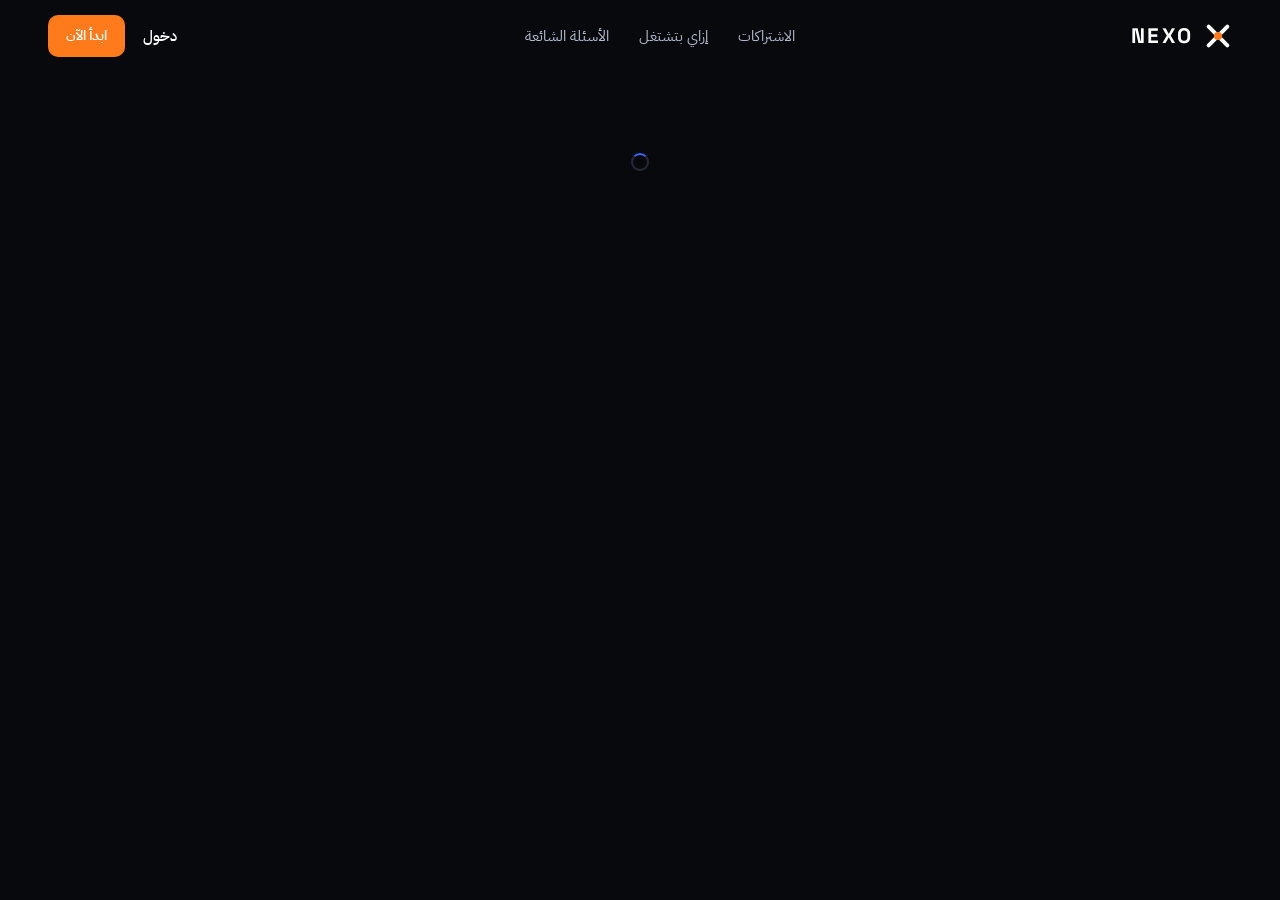
<file: index.html>
<!doctype html>
<html lang="ar" dir="rtl">
<head>
<meta charset="utf-8">
<meta name="viewport" content="width=device-width, initial-scale=1, viewport-fit=cover">
<script>/* على الموبايل: نفس شكل الديسكتوب (عرض 980) */ try{if(Math.min(screen.width,screen.height)<760){document.querySelector('meta[name=viewport]').setAttribute('content','width=980');document.documentElement.classList.add('mdesk')}}catch(e){}</script>
<title>NEXO — اشتراكات البرامج بالجنيه المصري</title>
<meta name="description" content="اشتراكات رسمية في ChatGPT وClaude وCanva وLinkedIn بالجنيه المصري. ادفع بـ InstaPay أو Vodafone Cash وفريق NEXO يفعّل الاشتراك على حسابك.">
<meta name="theme-color" content="#08090D">
<meta property="og:title" content="NEXO — اشتراكاتك العالمية بعملتك المحلية">
<meta property="og:description" content="اشتراكات رسمية بالجنيه المصري، مفعّلة على حسابك وبمتابعة فريق حقيقي.">
<meta property="og:image" content="assets/icon-512.png">
<link rel="icon" href="favicon.png">
<link rel="apple-touch-icon" href="assets/apple-touch-icon.png">
<link rel="manifest" href="manifest.webmanifest">
<link rel="preconnect" href="https://fonts.googleapis.com">
<link rel="preconnect" href="https://fonts.gstatic.com" crossorigin>
<link href="https://fonts.googleapis.com/css2?family=IBM+Plex+Sans+Arabic:wght@300;400;500;600;700&family=Space+Grotesk:wght@500;600;700&family=Amiri:ital,wght@1,700&display=swap" rel="stylesheet">
<script>document.documentElement.dataset.theme='dark'</script>
<link rel="stylesheet" href="app.css?v=1795434642">
</head>
<body>
<a class="skip" href="#main">تخطَّ للمحتوى</a>
<div id="app"></div>
<div id="toast" role="status" aria-live="polite"></div>
<noscript><p style="padding:24px;text-align:center">الموقع محتاج JavaScript يكون شغال في المتصفح.</p></noscript>
<script type="module" src="app.js?v=1795415980"></script>
</body>
</html>
</file>
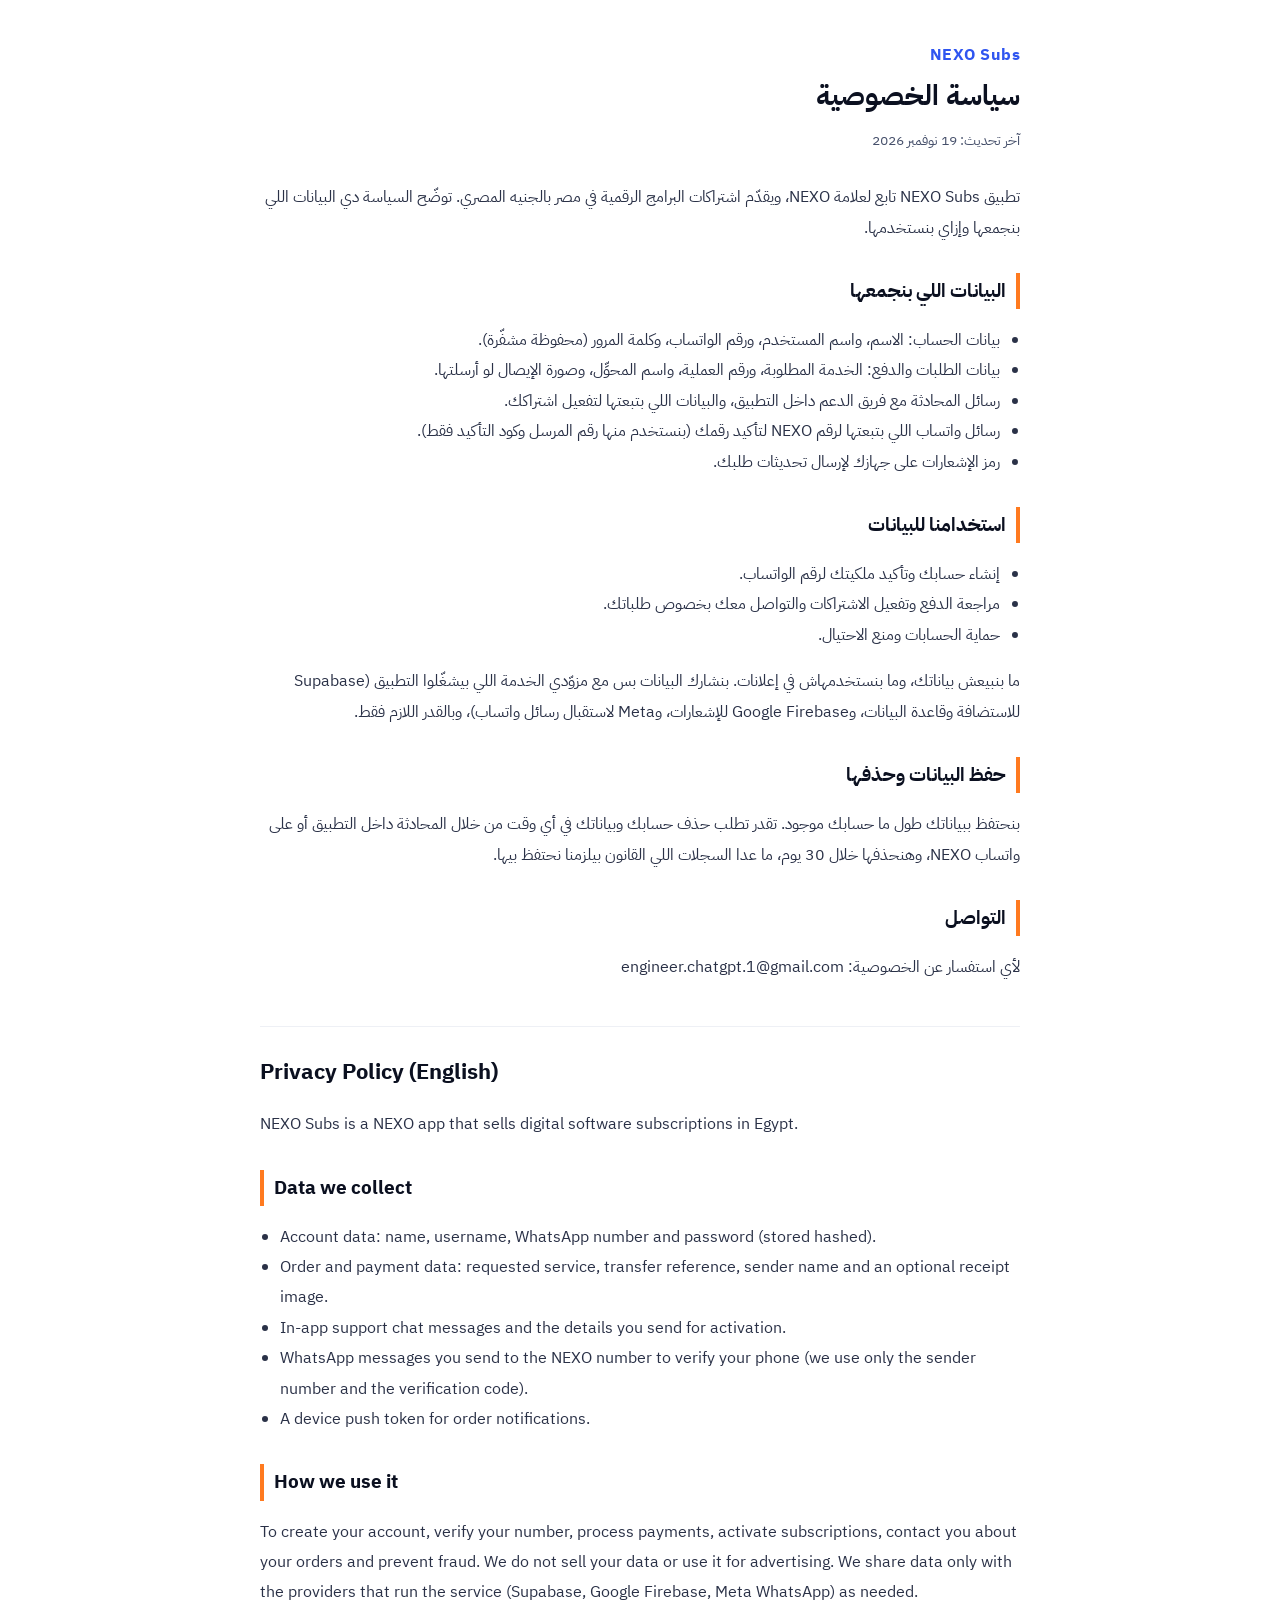
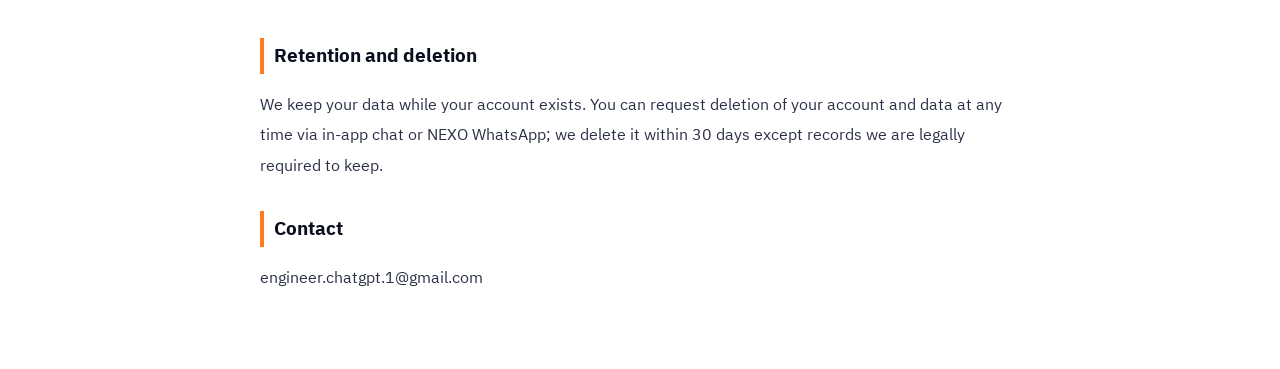
<file: privacy.html>
<!DOCTYPE html>
<html lang="ar" dir="rtl">
<head>
<meta charset="utf-8">
<meta name="viewport" content="width=device-width, initial-scale=1">
<title>NEXO Subs — سياسة الخصوصية</title>
<link rel="stylesheet" href="https://fonts.googleapis.com/css2?family=IBM+Plex+Sans+Arabic:wght@400;600;700&display=swap">
<style>
  body{margin:0;background:#fff;color:#0B1020;font-family:'IBM Plex Sans Arabic',sans-serif;line-height:1.9}
  main{max-width:760px;margin:0 auto;padding:40px 22px 60px}
  h1{font-size:28px;margin:0 0 4px}
  .brand{color:#2F55F0;font-weight:700;letter-spacing:.5px}
  .meta{color:#46506B;font-size:14px;margin-bottom:28px}
  h2{font-size:19px;margin:30px 0 8px;color:#0B1020;border-right:4px solid #FF7A1F;padding-right:10px}
  p,li{color:#2a3147;font-size:16px}
  ul{padding-right:20px}
  .en{direction:ltr;text-align:left;border-top:1px solid #EEF0F5;margin-top:44px;padding-top:24px}
  .en h2{border-right:0;border-left:4px solid #FF7A1F;padding:0 0 0 10px}
  .en ul{padding:0 0 0 20px}
</style>
</head>
<body>
<main>
  <div class="brand">NEXO Subs</div>
  <h1>سياسة الخصوصية</h1>
  <div class="meta">آخر تحديث: 19 نوفمبر 2026</div>

  <p>تطبيق NEXO Subs تابع لعلامة NEXO، ويقدّم اشتراكات البرامج الرقمية في مصر بالجنيه المصري. توضّح السياسة دي البيانات اللي بنجمعها وإزاي بنستخدمها.</p>

  <h2>البيانات اللي بنجمعها</h2>
  <ul>
    <li>بيانات الحساب: الاسم، واسم المستخدم، ورقم الواتساب، وكلمة المرور (محفوظة مشفّرة).</li>
    <li>بيانات الطلبات والدفع: الخدمة المطلوبة، ورقم العملية، واسم المحوِّل، وصورة الإيصال لو أرسلتها.</li>
    <li>رسائل المحادثة مع فريق الدعم داخل التطبيق، والبيانات اللي بتبعتها لتفعيل اشتراكك.</li>
    <li>رسائل واتساب اللي بتبعتها لرقم NEXO لتأكيد رقمك (بنستخدم منها رقم المرسل وكود التأكيد فقط).</li>
    <li>رمز الإشعارات على جهازك لإرسال تحديثات طلبك.</li>
  </ul>

  <h2>استخدامنا للبيانات</h2>
  <ul>
    <li>إنشاء حسابك وتأكيد ملكيتك لرقم الواتساب.</li>
    <li>مراجعة الدفع وتفعيل الاشتراكات والتواصل معك بخصوص طلباتك.</li>
    <li>حماية الحسابات ومنع الاحتيال.</li>
  </ul>
  <p>ما بنبيعش بياناتك، وما بنستخدمهاش في إعلانات. بنشارك البيانات بس مع مزوّدي الخدمة اللي بيشغّلوا التطبيق (Supabase للاستضافة وقاعدة البيانات، وGoogle Firebase للإشعارات، وMeta لاستقبال رسائل واتساب)، وبالقدر اللازم فقط.</p>

  <h2>حفظ البيانات وحذفها</h2>
  <p>بنحتفظ ببياناتك طول ما حسابك موجود. تقدر تطلب حذف حسابك وبياناتك في أي وقت من خلال المحادثة داخل التطبيق أو على واتساب NEXO، وهنحذفها خلال 30 يوم، ما عدا السجلات اللي القانون بيلزمنا نحتفظ بيها.</p>

  <h2>التواصل</h2>
  <p>لأي استفسار عن الخصوصية: engineer.chatgpt.1@gmail.com</p>

  <section class="en">
    <h1 style="font-size:22px">Privacy Policy (English)</h1>
    <p>NEXO Subs is a NEXO app that sells digital software subscriptions in Egypt.</p>
    <h2>Data we collect</h2>
    <ul>
      <li>Account data: name, username, WhatsApp number and password (stored hashed).</li>
      <li>Order and payment data: requested service, transfer reference, sender name and an optional receipt image.</li>
      <li>In-app support chat messages and the details you send for activation.</li>
      <li>WhatsApp messages you send to the NEXO number to verify your phone (we use only the sender number and the verification code).</li>
      <li>A device push token for order notifications.</li>
    </ul>
    <h2>How we use it</h2>
    <p>To create your account, verify your number, process payments, activate subscriptions, contact you about your orders and prevent fraud. We do not sell your data or use it for advertising. We share data only with the providers that run the service (Supabase, Google Firebase, Meta WhatsApp) as needed.</p>
    <h2>Retention and deletion</h2>
    <p>We keep your data while your account exists. You can request deletion of your account and data at any time via in-app chat or NEXO WhatsApp; we delete it within 30 days except records we are legally required to keep.</p>
    <h2>Contact</h2>
    <p>engineer.chatgpt.1@gmail.com</p>
  </section>
</main>
</body>
</html>
</file>
<file: app.css>
/* NEXO — اتجاه D (براند عالمي). موقع ويب خفيف بدون مكتبات. */
:root {
  --bg: #FFFFFF; --surface: #FFFFFF; --soft: #F3F5F9; --store: #EEF1F6; --img-bg: #F6F7FA; --chip-bg: #EEF1F8;
  --text: #0B1020; --text-2: #46506B; --muted: #5B6480; --line: #E6E8EF; --line-2: #D5DAE6; --line-3: #C9CFDD;
  --chat-bg: #FAFBFD; --field-2: #F2F4F8; --blue-tint: #EEF2FF; --orange-tint: #FFF1E6; --green-tint: #E3F6F3; --red-tint: #FDECEC;
  --st-blue: #1E3FD0; --st-orange: #B85410; --st-green: #138A7D; --st-red: #C62C2C; --deal: #CC0C39; --sys-bg: #FFF4EA; --sys-line: #FFE0C4;
  color-scheme: light;
}
:root[data-theme="dark"] {
  --bg: #0B0E17; --surface: #131826; --soft: #0F1320; --store: #0E121C; --img-bg: #10141F; --chip-bg: #1A2032;
  --text: #EEF1F8; --text-2: #B7BED2; --muted: #8C95B0; --line: #222839; --line-2: #2E3550; --line-3: #3A4263;
  --chat-bg: #0F1320; --field-2: #1A2032; --blue-tint: rgba(47,85,240,.18); --orange-tint: rgba(255,122,31,.16); --green-tint: rgba(79,209,191,.14); --red-tint: rgba(255,90,90,.14);
  --st-blue: #9FB3FF; --st-orange: #FFB27A; --st-green: #5FD8C6; --st-red: #FF9090; --deal: #FF7A8A; --sys-bg: rgba(255,122,31,.10); --sys-line: rgba(255,122,31,.25);
  color-scheme: dark;
}
:root[data-theme="dark"] .steps li.last, :root[data-theme="dark"] .order-box { background: #161C2E; border: 1px solid var(--line-2); }
:root[data-theme="dark"] .btn-buy { background: var(--blue); } :root[data-theme="dark"] .btn-buy:hover { background: #2448DA; }
:root[data-theme="dark"] .chip[aria-pressed="true"], :root[data-theme="dark"] .fopt:has(input:checked) { background: var(--blue); border-color: var(--blue); color: #fff; }
:root[data-theme="dark"] .acard:hover { box-shadow: 0 18px 40px -24px rgba(0,0,0,.8); }
:root[data-theme="dark"] .hero { border-bottom: 1px solid var(--line); }
:root[data-theme="dark"] .mini-facts { border-top-color: var(--line-2); }
:root[data-theme="dark"] .ssearch, :root[data-theme="dark"] .sfilters, :root[data-theme="dark"] .sbar, :root[data-theme="dark"] .acard { border: 1px solid var(--line); }
:root[data-theme="dark"] .phone { box-shadow: 0 0 0 1px var(--line-2), 0 40px 80px -30px rgba(0,0,0,.8); }
:root[data-theme="dark"] .bub img { opacity: .95; }
.theme-btn .sun { display: none; } :root[data-theme="dark"] .theme-btn .sun { display: block; } :root[data-theme="dark"] .theme-btn .moon { display: none; }
:root {
  --ink: #07090F;
  --ink-2: #10131F;
  --line-d: #1B2032;
  --line-d2: #252B40;
  --text-d: #B7BED2;
  --muted-d: #8C95B0;
  --blue: #2F55F0;
  --blue-soft: #8EA5FF;
  --orange: #FF7A1F;
  --danger: #C62C2C;
  --ok: #138A7D;
  --r: 20px;
  --wrap: 1240px;
  --ar: 'IBM Plex Sans Arabic', system-ui, -apple-system, 'Segoe UI', Tahoma, sans-serif;
  --en: 'Space Grotesk', system-ui, sans-serif;
}
* { box-sizing: border-box; }
html { -webkit-text-size-adjust: 100%; scroll-behavior: smooth; }
body { margin: 0; font-family: var(--ar); color: var(--text); background: var(--bg); transition: background .25s, color .25s; line-height: 1.6; -webkit-font-smoothing: antialiased; }
img { max-width: 100%; display: block; }
a { color: inherit; text-decoration: none; }
button, input, select, textarea { font: inherit; color: inherit; }
button { cursor: pointer; }
:focus-visible { outline: 3px solid var(--blue-soft); outline-offset: 2px; border-radius: 8px; }
.skip { position: absolute; right: 8px; top: 8px; background: var(--surface); padding: 8px 14px; z-index: 100; border-radius: 8px; clip-path: inset(50%); }
.skip:focus { clip-path: none; }
.wrap { max-width: var(--wrap); margin: 0 auto; padding: 0 clamp(18px, 4vw, 28px); }
.en { font-family: var(--en); }
.eyebrow { font-family: var(--en); font-size: 12px; letter-spacing: .32em; text-transform: uppercase; color: var(--blue); }
.dark .eyebrow { color: var(--muted-d); }
.sr { position: absolute; width: 1px; height: 1px; overflow: hidden; clip: rect(0 0 0 0); white-space: nowrap; }

/* ---------- buttons ---------- */
.btn { display: inline-flex; align-items: center; justify-content: center; gap: 10px; min-height: 52px; padding: 0 28px; border-radius: 999px; border: 0; font-size: 16px; font-weight: 600; transition: transform .15s ease, background .15s ease, opacity .15s; white-space: nowrap; }
.btn:active { transform: scale(.98); }
.btn[disabled] { opacity: .55; cursor: not-allowed; }
.btn-blue { background: var(--blue); color: #fff; }
.btn-blue:hover { background: #2448DA; }
.btn-white { background: #fff; color: var(--ink); }
.btn-ghost-d { border: 1px solid var(--line-d2); color: #fff; background: transparent; }
.btn-ghost { border: 1px solid var(--line-2); background: var(--surface); color: var(--text); }
.btn-sm { min-height: 42px; padding: 0 18px; font-size: 14px; }
.btn-block { width: 100%; }
.link { color: var(--blue); font-weight: 600; }
.link-u { font-weight: 600; border-bottom: 2px solid currentColor; padding-bottom: 3px; }

/* ---------- header ---------- */
.site-head { background: var(--ink); color: #fff; position: sticky; top: 0; z-index: 30; border-bottom: 1px solid transparent; transition: border-color .2s; }
.site-head.scrolled { border-color: var(--line-d); }
.site-head .bar { display: flex; align-items: center; justify-content: space-between; gap: 16px; height: 72px; }
.brand { display: inline-flex; align-items: center; gap: 10px; }
.brand b { font-family: var(--en); font-size: 21px; letter-spacing: .12em; }
.nav { display: flex; gap: 30px; font-size: 15px; color: var(--text-d); }
.nav a:hover { color: #fff; }
.head-actions { display: flex; align-items: center; gap: 6px; }
.head-actions .plain { padding: 10px 12px; font-size: 15px; }
.icon-btn { width: 44px; height: 44px; border-radius: 50%; display: inline-flex; align-items: center; justify-content: center; border: 0; background: transparent; color: #fff; }
.icon-btn:hover { background: var(--ink-2); }
.menu-btn { display: none; }
.drawer { display: none; background: var(--ink); border-top: 1px solid var(--line-d); padding: 8px 0 18px; }
.drawer a { display: block; padding: 14px 0; color: var(--text-d); border-bottom: 1px solid var(--line-d); font-size: 16px; }
.drawer.open { display: block; }
@media (max-width: 860px) {
  .nav, .head-actions .hide-m { display: none; }
  .menu-btn { display: inline-flex; }
}

/* ---------- hero ---------- */
.dark { background: var(--ink); color: #fff; }
.hero { text-align: center; padding: clamp(48px, 9vw, 96px) 0 0; overflow: hidden; }
.hero h1 { margin: 18px auto 0; font-size: clamp(38px, 7.2vw, 84px); line-height: 1.14; font-weight: 700; letter-spacing: -.01em; max-width: 980px; }
.hero h1 span { color: var(--blue-soft); }
.hero p.lead { margin: 22px auto 0; max-width: 660px; font-size: clamp(16px, 2vw, 21px); color: var(--text-d); font-weight: 300; line-height: 1.8; }
.hero .ctas { display: flex; gap: 12px; justify-content: center; flex-wrap: wrap; margin-top: 30px; }
.grid-mark { --t: 112px; --g: 20px; position: relative; margin: clamp(40px, 7vw, 64px) auto 0; width: min(100%, calc(7 * var(--t) + 6 * var(--g))); display: flex; flex-direction: column; gap: var(--g); direction: ltr;
  -webkit-mask-image: linear-gradient(90deg, transparent, #000 14%, #000 86%, transparent); mask-image: linear-gradient(90deg, transparent, #000 14%, #000 86%, transparent); }
.mrow { overflow: hidden; }
.mtrack { display: flex; gap: var(--g); width: max-content; animation: slide var(--dur) linear infinite; will-change: transform; }
.mtrack.rev { animation-direction: reverse; }
.mt { flex: none; width: var(--t); height: var(--t); border-radius: calc(var(--t) * .25); border: 1px solid var(--line-d); display: flex; align-items: center; justify-content: center; }
.mt.lit { background: var(--ink-2); border-color: #262C42; }
.mt img, .mt .lt { width: 57%; height: 57%; border-radius: 26%; box-shadow: 0 10px 24px -10px rgba(0,0,0,.8); font-size: calc(var(--t) * .3); }
.mt.f1 { border-color: #12151F; } .mt.f2 { border-color: #161A28; } .mt.f3 { border-color: #252B40; }
.grid-mark .core { position: absolute; z-index: 2; left: 50%; top: 50%; width: var(--t); height: var(--t); transform: translate(-50%, -50%); border-radius: calc(var(--t) * .25); background: #fff; display: flex; align-items: center; justify-content: center;
  box-shadow: 0 0 0 calc(var(--g) * .6) var(--ink), 0 0 0 calc(var(--g) * .6 + var(--t) * .07) rgba(47,85,240,.22), 0 30px 80px -10px rgba(47,85,240,.6); animation: glow 4s ease-in-out infinite; }
.grid-mark .core svg { width: 55%; height: 55%; }
@keyframes slide { from { transform: translateX(0); } to { transform: translateX(calc(-50% - var(--g) / 2)); } }
@keyframes glow { 50% { box-shadow: 0 0 0 calc(var(--g) * .6) var(--ink), 0 0 0 calc(var(--g) * .6 + var(--t) * .1) rgba(47,85,240,.28), 0 30px 90px -6px rgba(47,85,240,.75); } }
@media (max-width: 960px) { .grid-mark { --t: 74px; --g: 12px; } }
@media (max-width: 560px) { .grid-mark { --t: 52px; --g: 9px; width: 100%; } }
@media (prefers-reduced-motion: reduce) { .mtrack, .grid-mark .core { animation: none !important; } html { scroll-behavior: auto; } }
.facts { margin-top: clamp(40px, 7vw, 72px); display: grid; grid-template-columns: repeat(3, minmax(0, 1fr)); border-top: 1px solid var(--line-d); text-align: right; }
.facts > div { padding: 28px 22px 44px; border-left: 1px solid var(--line-d); }
.facts > div:last-child { border-left: 0; }
.facts .k { font-family: var(--en); font-size: 12px; letter-spacing: .28em; color: var(--muted-d); margin-bottom: 8px; }
.facts .v { font-size: clamp(18px, 2.3vw, 26px); font-weight: 600; }
.facts .s { font-size: 14px; color: var(--muted-d); margin-top: 4px; }
@media (max-width: 640px) { .facts { grid-template-columns: 1fr; } .facts > div { border-left: 0; border-bottom: 1px solid var(--line-d); padding: 20px 0; } .facts > div:last-child { border-bottom: 0; } }

/* ---------- sections ---------- */
.sec { padding: clamp(64px, 10vw, 112px) 0; }
.sec-soft { background: var(--soft); }
.h2 { margin: 10px 0 0; font-size: clamp(30px, 4.6vw, 48px); line-height: 1.2; font-weight: 700; letter-spacing: -.005em; }
.sec-head { display: flex; justify-content: space-between; align-items: flex-end; gap: 20px; flex-wrap: wrap; margin-bottom: 36px; }
.chips { display: flex; gap: 8px; flex-wrap: wrap; }
.chip { min-height: 40px; padding: 0 16px; border-radius: 999px; border: 1px solid var(--line-2); background: var(--surface); font-size: 14px; font-weight: 500; }
.chip[aria-pressed="true"] { background: var(--ink); border-color: var(--ink); color: #fff; }

/* ---------- store (collection) ---------- */
.store { background: var(--store); padding: clamp(48px, 8vw, 88px) 0; }
.store-top { display: flex; justify-content: space-between; align-items: flex-end; gap: 20px; flex-wrap: wrap; margin-bottom: 24px; }
.ssearch { flex: 0 1 460px; display: flex; align-items: center; gap: 10px; background: var(--surface); border: 2px solid transparent; border-radius: 14px; padding: 0 16px; min-height: 54px; color: var(--muted); box-shadow: 0 1px 2px rgba(7,9,15,.06); }
.ssearch:focus-within { border-color: var(--blue); }
.ssearch input { flex: 1; border: 0; outline: 0; background: none; font-size: 16px; min-height: 50px; color: var(--text); }
.store-body { display: grid; grid-template-columns: 250px minmax(0, 1fr); gap: 24px; align-items: start; }
.sfilters { background: var(--surface); border-radius: 18px; padding: 20px; position: sticky; top: 92px; display: flex; flex-direction: column; gap: 22px; }
.fgroup { display: flex; flex-direction: column; gap: 4px; }
.fgroup > b { font-size: 15px; margin-bottom: 6px; }
.fopt { display: flex; align-items: center; gap: 10px; padding: 8px 10px; border-radius: 10px; cursor: pointer; font-size: 15px; }
.fopt:hover { background: var(--soft); }
.fopt input { width: 17px; height: 17px; accent-color: var(--blue); margin: 0; }
.fopt span { flex: 1; } .fopt em { font-style: normal; font-size: 13px; color: var(--muted); }
.fopt:has(input:checked) { background: var(--blue-tint); font-weight: 600; }
.fgroup.trust { border-top: 1px solid var(--line); padding-top: 18px; gap: 10px; font-size: 14px; color: var(--muted); }
.fgroup.trust span { display: flex; gap: 8px; align-items: center; } .fgroup.trust svg { color: var(--st-green); }
.sbar { display: flex; justify-content: space-between; align-items: center; gap: 12px; flex-wrap: wrap; background: var(--surface); border-radius: 14px; padding: 10px 16px; margin-bottom: 16px; font-size: 14px; }
.sbar #count { font-weight: 600; }
.ssort { display: flex; align-items: center; gap: 8px; color: var(--muted); }
.ssort select { min-height: 38px; border-radius: 10px; border: 1px solid var(--line-2); background: var(--soft); padding: 0 10px; font-size: 14px; color: var(--text); }
.agrid { display: grid; grid-template-columns: repeat(auto-fill, minmax(250px, 1fr)); gap: 16px; }
.acard { background: var(--surface); border-radius: 18px; overflow: hidden; display: flex; flex-direction: column; border: 1px solid transparent; transition: box-shadow .2s, border-color .2s; }
.acard:hover { box-shadow: 0 18px 40px -24px rgba(7,9,15,.35); border-color: var(--line-3); }
.aimg { position: relative; aspect-ratio: 4 / 3; display: flex; align-items: center; justify-content: center; background: radial-gradient(120% 90% at 50% 40%, color-mix(in srgb, var(--b) 16%, var(--surface)) 0%, var(--img-bg) 70%); }
.aimg img, .aimg .lt { width: 38%; height: auto; aspect-ratio: 1; border-radius: 24%; box-shadow: 0 18px 30px -16px color-mix(in srgb, var(--b) 70%, #000); transition: transform .25s ease; }
.acard:hover .aimg img, .acard:hover .aimg .lt { transform: scale(1.05); }
.abadge { position: absolute; top: 12px; right: 12px; font-size: 12px; font-weight: 700; padding: 4px 10px; border-radius: 6px; }
.abadge.best { background: var(--orange); color: #fff; }
.ainfo { padding: 16px 18px 18px; display: flex; flex-direction: column; gap: 6px; flex: 1; }
.acat { font-size: 12px; color: var(--muted); }
.attl { margin: 0; font-size: 18px; line-height: 1.35; font-weight: 700; }
.attl a:hover { color: var(--blue); }
.asub { margin: 0; font-size: 14px; color: var(--text-2); line-height: 1.6; display: -webkit-box; -webkit-line-clamp: 2; -webkit-box-orient: vertical; overflow: hidden; }
.adeal { display: flex; flex-wrap: wrap; align-items: center; gap: 4px 8px; font-size: 13px; font-weight: 600; color: var(--deal); margin-top: 4px; }
.adeal span { white-space: nowrap; background: #CC0C39; color: #fff; font-size: 12px; font-weight: 700; padding: 3px 8px; border-radius: 6px; }
.aprice { display: flex; align-items: baseline; gap: 4px; margin-top: 4px; direction: rtl; }
.aprice .from { font-size: 13px; color: var(--muted); margin-left: 4px; }
.aprice b { font-family: var(--en); font-size: 30px; font-weight: 600; letter-spacing: -.01em; line-height: 1.1; }
.aprice .cur { font-size: 14px; font-weight: 600; }
.aprice .per { font-size: 13px; color: var(--muted); margin-right: 2px; }
.awas { font-size: 13px; color: var(--muted); } .awas s { color: var(--muted); }
.aplans { display: flex; gap: 6px; flex-wrap: wrap; margin-top: 2px; }
.aplans span { font-size: 12px; border: 1px solid var(--line-2); border-radius: 6px; padding: 2px 8px; color: var(--text-2); }
.aperks { list-style: none; margin: 8px 0 4px; padding: 0; display: flex; flex-direction: column; gap: 5px; font-size: 13px; color: var(--text-2); }
.aperks li { display: flex; align-items: center; gap: 7px; } .aperks svg { flex: none; color: var(--muted); }
.aperks li.ok { color: var(--st-green); font-weight: 600; } .aperks li.ok svg { color: var(--st-green); }
.btn-buy { margin-top: auto; min-height: 44px; font-size: 15px; background: var(--ink); color: #fff; width: 100%; }
.btn-buy:hover { background: var(--blue); }
@media (max-width: 900px) {
  .store-body { grid-template-columns: 1fr; }
  .sfilters { position: static; padding: 6px; flex-direction: row; overflow-x: auto; gap: 0; background: none; scrollbar-width: none; }
  .sfilters::-webkit-scrollbar { display: none; }
  .fgroup { flex-direction: row; gap: 8px; }
  .fgroup > b, .fgroup.trust, .fopt em { display: none; }
  .fgroup + .fgroup { margin-right: 8px; }
  .fopt { background: var(--surface); border: 1px solid var(--line-2); border-radius: 999px; padding: 7px 14px; white-space: nowrap; font-size: 14px; }
  .fopt input { display: none; }
  .fopt:has(input:checked) { background: var(--ink); color: #fff; border-color: var(--ink); }
  .ssearch { flex-basis: 100%; }
}
@media (max-width: 600px) {
  .agrid { grid-template-columns: 1fr; gap: 12px; }
  .acard { flex-direction: row; align-items: stretch; }
  .aimg { aspect-ratio: auto; width: 38%; flex: none; }
  .aimg img, .aimg .lt { width: 62%; }
  .abadge { top: 8px; right: 8px; font-size: 11px; padding: 3px 7px; }
  .ainfo { padding: 14px; gap: 4px; }
  .attl { font-size: 16px; } .asub { font-size: 13px; -webkit-line-clamp: 2; }
  .aprice b { font-size: 24px; }
  .aperks li:nth-child(3) { display: none; }
  .btn-buy { min-height: 40px; font-size: 14px; margin-top: 8px; }
}
.lt { display: flex; align-items: center; justify-content: center; color: #fff; font: 700 30px system-ui, sans-serif; }

.split { display: flex; flex-wrap: wrap; gap: clamp(40px, 6vw, 64px); align-items: center; }
.split > .txt { flex: 999 1 440px; min-width: 0; }
.split > .vis { flex: 1 1 360px; min-width: 0; display: flex; justify-content: center; }
.txt p { font-size: 18px; line-height: 1.85; color: var(--text-2); max-width: 520px; }
.dots { list-style: none; margin: 18px 0 0; padding: 0; display: flex; flex-direction: column; gap: 12px; font-size: 16px; }
.dots li { display: flex; gap: 12px; align-items: center; }
.dots li::before { content: ""; width: 8px; height: 8px; border-radius: 50%; background: var(--blue); flex: none; }

.phone { width: min(340px, 100%); border-radius: 44px; background: var(--ink); padding: 12px; box-shadow: 0 40px 80px -30px rgba(7,9,15,.45); }
.phone .scr { border-radius: 34px; background: var(--surface); overflow: hidden; }

.steps { list-style: none; margin: 0; padding: 0; display: grid; grid-template-columns: repeat(auto-fit, minmax(230px, 1fr)); gap: 18px; }
.steps li { border-radius: 24px; border: 1px solid var(--line); padding: 28px; display: flex; flex-direction: column; gap: 10px; }
.steps .n { font-family: var(--en); font-size: 40px; font-weight: 600; color: var(--line-2); line-height: 1; }
.steps .t { font-size: 20px; font-weight: 600; }
.steps .d { font-size: 15px; line-height: 1.8; color: var(--muted); }
.steps li.last { background: var(--ink); color: #fff; border-color: var(--ink); }
.steps li.last .n { color: var(--orange); } .steps li.last .d { color: var(--text-d); }

.faq details { border-bottom: 1px solid var(--line); padding: 4px 0; }
.faq summary { list-style: none; cursor: pointer; padding: 20px 0; font-size: 18px; font-weight: 600; display: flex; justify-content: space-between; gap: 16px; }
.faq summary::-webkit-details-marker { display: none; }
.faq summary::after { content: "+"; font-family: var(--en); font-size: 24px; line-height: 1; color: var(--muted); }
.faq details[open] summary::after { content: "–"; }
.faq p { margin: 0 0 20px; color: var(--text-2); font-size: 16px; line-height: 1.85; }

.cta-band { border-radius: 36px; background: var(--blue); color: #fff; padding: clamp(48px, 8vw, 80px) clamp(24px, 5vw, 56px); text-align: center; position: relative; overflow: hidden; }
.cta-band h2 { margin: 0; font-size: clamp(30px, 5vw, 52px); line-height: 1.2; position: relative; }
.cta-band p { margin: 14px auto 26px; font-size: 18px; color: #DCE4FF; max-width: 560px; position: relative; }
.cta-band .x { position: absolute; left: -90px; bottom: -150px; width: 420px; opacity: .12; }

/* ---------- footer ---------- */
.site-foot { background: var(--ink); color: var(--muted-d); }
.foot-top { display: grid; grid-template-columns: 1.4fr repeat(3, 1fr); gap: 32px 40px; padding-top: 56px; padding-bottom: 32px; }
@media (max-width: 760px) { .foot-top { grid-template-columns: 1fr 1fr; } .foot-top > :first-child { grid-column: 1 / -1; } }
.foot-top nav { display: flex; flex-direction: column; gap: 10px; font-size: 15px; }
.foot-top nav b { color: #fff; font-weight: 600; margin-bottom: 4px; }
.foot-top nav a:hover { color: #fff; }
.foot-bot { border-top: 1px solid var(--line-d); padding-top: 22px; padding-bottom: 32px; display: flex; justify-content: space-between; gap: 12px; flex-wrap: wrap; font-size: 13px; }

/* ---------- product page ---------- */
.p-hero { color: #fff; }
.p-hero .crumb { font-size: 14px; opacity: .7; padding-top: 26px; }
.p-hero .crumb a:hover { opacity: 1; text-decoration: underline; }
.p-hero .row { display: flex; flex-wrap: wrap; gap: 28px; align-items: center; padding: 40px 0 64px; }
.p-hero .logo { width: clamp(88px, 12vw, 120px); height: clamp(88px, 12vw, 120px); border-radius: 28%; box-shadow: 0 30px 60px -20px rgba(0,0,0,.6); }
.p-hero h1 { margin: 6px 0; font-size: clamp(36px, 6vw, 64px); line-height: 1.1; letter-spacing: -.01em; }
.p-hero p { margin: 0; font-size: clamp(16px, 2vw, 20px); opacity: .8; font-weight: 300; }
.p-main { display: flex; flex-wrap: wrap; gap: clamp(32px, 5vw, 56px); align-items: flex-start; padding-top: 48px; padding-bottom: 96px; }
.p-main > .info { flex: 999 1 520px; min-width: 0; display: flex; flex-direction: column; gap: 48px; }
.mini-facts { display: grid; grid-template-columns: repeat(3, minmax(0, 1fr)); border-top: 1px solid var(--text); }
.mini-facts > div { padding: 18px 0 0 16px; }
.mini-facts .k { font-family: var(--en); font-size: 11px; letter-spacing: .26em; color: var(--muted); margin-bottom: 6px; }
.mini-facts .v { font-size: 17px; font-weight: 600; }
@media (max-width: 560px) { .mini-facts { grid-template-columns: 1fr; } .mini-facts > div { padding: 14px 0; border-bottom: 1px solid var(--line); } }
.checks { list-style: none; margin: 18px 0 0; padding: 0; }
.checks li { display: flex; gap: 14px; align-items: center; padding: 16px 0; border-bottom: 1px solid var(--line); font-size: 17px; }
.checks svg { flex: none; }
.order-box { flex: 1 1 340px; min-width: 0; max-width: 440px; border-radius: 28px; background: var(--ink); color: #fff; padding: 26px; display: flex; flex-direction: column; gap: 16px; position: sticky; top: 92px; }
@media (max-width: 900px) { .order-box { position: static; max-width: none; order: -1; } }
.plan { display: flex; align-items: center; gap: 12px; padding: 16px; border-radius: 16px; border: 1px solid var(--line-d2); cursor: pointer; }
.plan:has(input:checked) { border: 2px solid var(--blue); background: #10162D; padding: 15px; }
.plan input { width: 18px; height: 18px; accent-color: var(--blue); margin: 0; }
.plan .lbl { flex: 1; }
.plan .save { display: block; font-size: 13px; color: var(--blue-soft); }
.plan .pr { text-align: left; font-weight: 700; font-size: 17px; }
.plan .was { display: block; font-size: 13px; color: #6F7893; text-decoration: line-through; font-weight: 400; }
.total { display: flex; justify-content: space-between; align-items: baseline; padding-top: 16px; border-top: 1px solid var(--line-d); }
.total b { font-size: 32px; }

/* ---------- forms / auth ---------- */
.page { min-height: calc(100vh - 72px); background: var(--soft); padding: clamp(28px, 6vw, 64px) 0 80px; }
.panel { background: var(--surface); border-radius: 24px; border: 1px solid var(--line); padding: clamp(22px, 4vw, 36px); }
.narrow { max-width: 480px; margin: 0 auto; }
.mid { max-width: 760px; margin: 0 auto; }
.panel h1 { margin: 0 0 6px; font-size: clamp(26px, 4vw, 32px); }
.panel .hint { margin: 0 0 24px; color: var(--muted); }
.field { display: flex; flex-direction: column; gap: 6px; margin-bottom: 16px; }
.field label { font-size: 14px; font-weight: 600; }
.field input, .field select, .field textarea { min-height: 52px; padding: 0 16px; border-radius: 14px; border: 1px solid var(--line-2); background: var(--surface); font-size: 16px; }
.field textarea { padding: 12px 16px; min-height: 96px; }
.field input:focus, .field select:focus, .field textarea:focus { outline: 0; border-color: var(--blue); box-shadow: 0 0 0 3px rgba(47,85,240,.15); }
.field .err { color: var(--danger); font-size: 13px; min-height: 0; }
.field .note { color: var(--muted); font-size: 13px; }
.ltr { direction: ltr; text-align: left; }
.row-between { display: flex; justify-content: space-between; align-items: center; gap: 12px; flex-wrap: wrap; }
.check { display: flex; gap: 10px; align-items: center; font-size: 14px; }
.check input { width: 18px; height: 18px; accent-color: var(--blue); }
.alt { text-align: center; margin-top: 18px; font-size: 15px; color: var(--muted); }
.code-box { background: var(--soft); border-radius: 18px; padding: 22px; text-align: center; margin: 4px 0 20px; }
.code-box .code { font-family: var(--en); font-size: 40px; font-weight: 700; letter-spacing: .3em; direction: ltr; }
.code-box .to { font-size: 13px; color: var(--muted); margin-top: 6px; }
.wait { display: flex; gap: 10px; align-items: center; justify-content: center; color: var(--muted); font-size: 14px; margin-top: 16px; }
.spin { width: 18px; height: 18px; border-radius: 50%; border: 2px solid var(--line-2); border-top-color: var(--blue); animation: spin .8s linear infinite; flex: none; }
@keyframes spin { to { transform: rotate(360deg); } }
.loading { display: flex; justify-content: center; padding: 80px 0; }

/* ---------- orders / chat ---------- */
.status { display: inline-flex; align-items: center; gap: 6px; font-size: 13px; font-weight: 600; padding: 5px 12px; border-radius: 999px; background: var(--chip-bg); color: var(--muted); white-space: nowrap; }
.status.blue { background: var(--blue-tint); color: var(--st-blue); }
.status.orange { background: var(--orange-tint); color: var(--st-orange); }
.status.green { background: var(--green-tint); color: var(--st-green); }
.status.red { background: var(--red-tint); color: var(--st-red); }
.olist { display: flex; flex-direction: column; gap: 12px; }
.orow { display: flex; align-items: center; gap: 14px; padding: 16px; border-radius: 18px; background: var(--surface); border: 1px solid var(--line); }
.orow:hover { border-color: var(--line-3); }
.orow img, .orow .lt { width: 48px; height: 48px; border-radius: 13px; font-size: 20px; flex: none; }
.orow .m { flex: 1; min-width: 0; }
.orow .m b { display: block; font-size: 16px; }
.orow .m span { font-size: 13px; color: var(--muted); }
.ohead { display: flex; align-items: center; gap: 14px; flex-wrap: wrap; }
.ohead img, .ohead .lt { width: 56px; height: 56px; border-radius: 15px; font-size: 24px; flex: none; }
.ohead .m { flex: 1; min-width: 180px; }
.ohead h1 { font-size: 22px; margin: 0; }
.ohead .no { font-family: var(--en); font-size: 13px; color: var(--muted); }
.pay-m { display: grid; grid-template-columns: repeat(auto-fit, minmax(200px, 1fr)); gap: 12px; margin: 16px 0 20px; }
.pm { position: relative; border: 1px solid var(--line-2); border-radius: 16px; padding: 16px; cursor: pointer; display: flex; flex-direction: column; gap: 4px; }
.pm:has(input:checked) { border: 2px solid var(--blue); background: var(--blue-tint); padding: 15px; }
.pm input { position: absolute; opacity: 0; pointer-events: none; }
.pm .acc { font-family: var(--en); font-size: 20px; font-weight: 600; direction: ltr; text-align: right; }
.pm .hold { font-size: 13px; color: var(--muted); }
.copy { align-self: flex-start; font-size: 13px; color: var(--blue); background: none; border: 0; padding: 4px 0; font-weight: 600; }
.chat { display: flex; flex-direction: column; height: min(70vh, 640px); border-radius: 24px; border: 1px solid var(--line); background: var(--surface); overflow: hidden; }
.chat .msgs { flex: 1; overflow-y: auto; padding: 18px; display: flex; flex-direction: column; gap: 6px; background: var(--chat-bg); }
.chat .day { align-self: center; font-size: 12px; color: var(--muted); background: var(--line); padding: 3px 12px; border-radius: 999px; margin: 10px 0; }
.chat .sys { align-self: center; max-width: 85%; font-size: 13px; text-align: center; background: var(--sys-bg); border: 1px solid var(--sys-line); padding: 7px 12px; border-radius: 14px; margin: 4px 0; }
.bub { max-width: 80%; padding: 9px 13px 6px; border-radius: 16px; font-size: 15px; line-height: 1.6; white-space: pre-wrap; word-break: break-word; }
.bub.them { align-self: flex-start; background: var(--surface); border: 1px solid var(--line); }
.bub.me { align-self: flex-end; background: var(--blue); color: #fff; }
.bub .who { display: block; font-size: 12px; font-weight: 700; color: var(--blue); margin-bottom: 2px; }
.bub .tm { display: block; font-size: 11px; opacity: .65; margin-top: 3px; text-align: left; }
.bub img { width: min(240px, 60vw); height: auto; border-radius: 10px; cursor: zoom-in; }
.bub.pending { opacity: .7; }
.chat form { display: flex; gap: 8px; align-items: flex-end; padding: 10px; border-top: 1px solid var(--line); }
.chat textarea { flex: 1; resize: none; min-height: 46px; max-height: 140px; border-radius: 22px; border: 0; background: var(--field-2); padding: 12px 16px; font-size: 15px; }
.chat textarea:focus { outline: 2px solid rgba(47,85,240,.3); }
.send { width: 46px; height: 46px; border-radius: 50%; border: 0; background: var(--blue); color: #fff; display: inline-flex; align-items: center; justify-content: center; flex: none; }
.attach { width: 46px; height: 46px; border-radius: 50%; border: 0; background: transparent; color: var(--muted); display: inline-flex; align-items: center; justify-content: center; flex: none; }
.two { display: grid; grid-template-columns: minmax(0, 1fr) minmax(0, 1fr); gap: 24px; align-items: start; }
@media (max-width: 900px) { .two { grid-template-columns: minmax(0, 1fr); } }
.timeline { list-style: none; margin: 18px 0 0; padding: 0; display: flex; flex-direction: column; gap: 14px; }
.timeline li { display: flex; gap: 12px; align-items: center; font-size: 15px; color: var(--muted); }
.timeline li .d { width: 24px; height: 24px; border-radius: 50%; border: 2px solid var(--line-2); flex: none; display: inline-flex; align-items: center; justify-content: center; }
.timeline li.done { color: var(--text); } .timeline li.done .d { background: var(--blue-tint); border-color: transparent; }
.timeline li.now { color: var(--text); font-weight: 600; } .timeline li.now .d { border-color: var(--orange); }
.timeline li.now .d::after { content: ""; width: 8px; height: 8px; border-radius: 50%; background: var(--orange); }
.empty { text-align: center; color: var(--muted); padding: 48px 16px; }
.lightbox { position: fixed; inset: 0; background: rgba(7,9,15,.92); z-index: 90; display: flex; align-items: center; justify-content: center; padding: 20px; }
.lightbox img { max-height: 90vh; border-radius: 10px; }

#toast { position: fixed; top: 16px; left: 50%; transform: translate(-50%, -140%); background: var(--ink); color: #fff; padding: 12px 18px; border-radius: 14px; z-index: 99; font-size: 14px; max-width: calc(100vw - 32px); transition: transform .25s ease; box-shadow: 0 16px 40px -16px rgba(0,0,0,.5); }
#toast.show { transform: translate(-50%, 0); }
#toast.err { background: var(--danger); }
.acc-menu { position: absolute; top: 64px; left: clamp(18px, 4vw, 28px); background: var(--surface); color: var(--text); border-radius: 16px; box-shadow: 0 24px 50px -20px rgba(7,9,15,.4); border: 1px solid var(--line); min-width: 220px; padding: 8px; z-index: 40; }
.acc-menu .hd { padding: 10px 12px; border-bottom: 1px solid var(--line); margin-bottom: 6px; }
.acc-menu .hd b { display: block; } .acc-menu .hd span { font-size: 13px; color: var(--muted); }
.acc-menu a, .acc-menu button { display: block; width: 100%; text-align: right; padding: 11px 12px; border-radius: 10px; background: none; border: 0; font-size: 15px; }
.acc-menu a:hover, .acc-menu button:hover { background: var(--soft); }

/* ---------- fixes ---------- */
section[id] { scroll-margin-top: 80px; }
html, body { overflow-x: clip; }
.ohead h1 small, .orow .m small { display: block; font-size: 14px; font-weight: 500; color: var(--muted); margin-top: 2px; }
.orow .meta { display: flex; gap: 10px; flex-wrap: wrap; font-size: 13px; color: var(--muted); margin-top: 2px; }
.file { display: flex; align-items: center; gap: 12px; min-height: 52px; padding: 8px 10px 8px 16px; border-radius: 14px; border: 1px dashed var(--line-3); background: var(--soft); cursor: pointer; }
.file input { position: absolute; opacity: 0; width: 1px; height: 1px; }
.file .pick { flex: none; background: var(--surface); border: 1px solid var(--line-2); border-radius: 10px; padding: 7px 14px; font-size: 14px; font-weight: 600; }
.file .fname { flex: 1; min-width: 0; font-size: 14px; color: var(--muted); overflow: hidden; text-overflow: ellipsis; white-space: nowrap; }
.file:focus-within { border-color: var(--blue); }

:root[data-theme="dark"] .aimg img { box-shadow: 0 18px 30px -16px rgba(0,0,0,.9); }

/* ---------- سماء الهيرو: ليل (نجوم وقمر) / نهار (شمس وسحاب) ---------- */
.hero { position: relative; isolation: isolate; }
.hero > .wrap { position: relative; z-index: 1; }
.sky { position: fixed; inset: 0; z-index: -1; overflow: hidden; pointer-events: none; }
.sky .night, .sky .day { position: absolute; inset: 0; transition: opacity .8s ease; }
.sky .night { background: radial-gradient(120% 70% at 20% 0%, #1A2350 0%, #0C1128 45%, #07090F 100%); opacity: 0; }
.sky .day { background: linear-gradient(180deg, #4EA2F2 0%, #8CC6FF 38%, #CFE8FF 72%, #EEF6FF 100%); opacity: 1; }
:root[data-theme="dark"] .sky .night { opacity: 1; } :root[data-theme="dark"] .sky .day { opacity: 0; }
.stars i { position: absolute; border-radius: 50%; background: #fff; box-shadow: 0 0 6px rgba(255,255,255,.8); animation: twinkle 3s ease-in-out infinite; }
@keyframes twinkle { 0%, 100% { opacity: .25; transform: scale(.8); } 50% { opacity: 1; transform: scale(1.15); } }
.sky-moon { position: absolute; left: 7%; top: clamp(28px, 6vw, 70px); width: clamp(54px, 8vw, 96px); aspect-ratio: 1; border-radius: 50%;
  background: radial-gradient(circle at 35% 35%, #FFFDF2 0%, #F3EDD3 55%, #DCD3B0 100%);
  box-shadow: 0 0 40px 8px rgba(255,246,210,.35), 0 0 120px 40px rgba(142,165,255,.18); animation: float 9s ease-in-out infinite; }
.sky-moon b { position: absolute; border-radius: 50%; background: rgba(170,160,120,.28); }
.sky-moon b:nth-child(1) { width: 22%; height: 22%; left: 52%; top: 26%; } .sky-moon b:nth-child(2) { width: 14%; height: 14%; left: 28%; top: 58%; } .sky-moon b:nth-child(3) { width: 10%; height: 10%; left: 62%; top: 64%; }
.shoot { position: absolute; width: 120px; height: 2px; border-radius: 2px; background: linear-gradient(90deg, rgba(255,255,255,0), #fff); opacity: 0; transform: rotate(-28deg); }
.shoot.s1 { top: 12%; left: 30%; animation: shoot 9s ease-in 2s infinite; } .shoot.s2 { top: 30%; left: 70%; animation: shoot 13s ease-in 7s infinite; }
@keyframes shoot { 0% { opacity: 0; translate: 0 0; } 2% { opacity: 1; } 8% { opacity: 0; translate: -260px 140px; } 100% { opacity: 0; translate: -260px 140px; } }
.sky-sun { position: absolute; left: 6%; top: clamp(20px, 5vw, 56px); width: clamp(70px, 10vw, 120px); aspect-ratio: 1; }
.sky-sun .disc { position: absolute; inset: 18%; border-radius: 50%; background: radial-gradient(circle at 40% 38%, #FFFBD6 0%, #FFE066 45%, #FFB627 100%); box-shadow: 0 0 50px 14px rgba(255,214,90,.65), 0 0 140px 50px rgba(255,236,160,.45); }
.sky-sun .rays { position: absolute; inset: -30%; border-radius: 50%; background: repeating-conic-gradient(rgba(255,240,170,.55) 0deg 6deg, transparent 6deg 24deg); -webkit-mask: radial-gradient(circle, #000 30%, transparent 70%); mask: radial-gradient(circle, #000 30%, transparent 70%); animation: spinr 40s linear infinite; }
@keyframes spinr { to { rotate: 360deg; } }
@keyframes float { 0%, 100% { translate: 0 0; } 50% { translate: 0 -8px; } }
.cloud { position: absolute; left: 0; height: auto; filter: drop-shadow(0 8px 14px rgba(40,90,160,.18)); animation: drift linear infinite; }
.cloud.c1 { width: 190px; top: 8%; opacity: .95; animation-duration: 70s; animation-delay: -10s; }
.cloud.c2 { width: 130px; top: 26%; opacity: .8; animation-duration: 95s; animation-delay: -60s; }
.cloud.c3 { width: 240px; top: 52%; opacity: .7; animation-duration: 120s; animation-delay: -35s; }
.cloud.c4 { width: 110px; top: 70%; opacity: .85; animation-duration: 80s; animation-delay: -5s; }
.cloud.c5 { width: 170px; top: 38%; opacity: .6; animation-duration: 105s; animation-delay: -85s; }
@keyframes drift { from { transform: translateX(-280px); } to { transform: translateX(calc(100vw + 40px)); } }
@media (max-width: 560px) { .sky-sun { width: 56px; left: 3%; top: 10px; } .sky-moon { width: 44px; left: 5%; top: 14px; } .cloud.c1 { width: 120px; } .cloud.c3 { width: 150px; } .cloud.c5 { width: 100px; } .shoot { width: 80px; } }

/* الهيرو في الوضع النهاري: نص غامق فوق السماء الزرقا ومربعات زجاجية */
:root:not([data-theme="dark"]) .hero { color: #0B1020; }
:root:not([data-theme="dark"]) .hero .eyebrow { color: #1E3FD0; }
:root:not([data-theme="dark"]) .hero h1 span { color: #2F55F0; }
:root:not([data-theme="dark"]) .hero p.lead { color: #24324F; font-weight: 400; }
:root:not([data-theme="dark"]) .hero .btn-ghost-d { color: #0B1020; border-color: rgba(11,16,32,.25); background: rgba(255,255,255,.35); }
:root:not([data-theme="dark"]) .hero .mt { border-color: rgba(255,255,255,.75); background: rgba(255,255,255,.22); backdrop-filter: blur(2px); }
:root:not([data-theme="dark"]) .hero .mt.lit { background: rgba(255,255,255,.7); border-color: #fff; }
:root:not([data-theme="dark"]) .hero .facts { border-top-color: rgba(11,16,32,.12); }
:root:not([data-theme="dark"]) .hero .facts > div { border-color: rgba(11,16,32,.12); }
:root:not([data-theme="dark"]) .hero .facts .k { color: #1E3FD0; }
:root:not([data-theme="dark"]) .hero .facts .s { color: #33415F; }
:root[data-theme="dark"] .hero .mt.lit { background: rgba(16,19,31,.85); }
@media (prefers-reduced-motion: reduce) { .sky *, .sky *::before { animation: none !important; } }

/* ---------- السما خلفية للموقع كله ---------- */
:root { --veil: rgba(255,255,255,.55); --veil-2: rgba(243,245,249,.68); }
:root[data-theme="dark"] { --veil: rgba(7,9,15,.42); --veil-2: rgba(11,14,23,.58); }
body { background: transparent; }
html { background: var(--bg); }
.hero, .dark.hero { background: transparent; }
:root[data-theme="dark"] .hero { border-bottom: 0; }
main > section:not(.hero):not(.p-hero), main > .page, main > .p-main, main > .wrap { background: var(--veil); }
main > .p-main { padding-left: max(clamp(18px, 4vw, 28px), calc((100% - var(--wrap)) / 2)); padding-right: max(clamp(18px, 4vw, 28px), calc((100% - var(--wrap)) / 2)); max-width: none; }
.sec-soft, .store { background: var(--veil-2) !important; }
.page { background: var(--veil) !important; }
.sky-sun { top: clamp(84px, 11vw, 110px) !important; }
.sky-moon { top: clamp(90px, 11vw, 120px) !important; }
@media (max-width: 560px) { .sky-sun { top: 80px !important; } .sky-moon { top: 86px !important; } }

/* ---------- شريط علوي شفاف (زجاجي لما تنزل) ---------- */
:root { --head-fg: #0B1020; --head-muted: #33415F; --head-bg: rgba(255,255,255,.62); --head-line: rgba(11,16,32,.08); --head-hover: rgba(11,16,32,.07); }
:root[data-theme="dark"] { --head-fg: #FFFFFF; --head-muted: #B7BED2; --head-bg: rgba(7,9,15,.55); --head-line: rgba(255,255,255,.08); --head-hover: rgba(255,255,255,.08); }
.site-head { background: transparent; color: var(--head-fg); border-bottom: 1px solid transparent; transition: background .25s ease, border-color .25s ease, backdrop-filter .25s ease; }
.site-head.scrolled, .site-head.menu-open { background: var(--head-bg); -webkit-backdrop-filter: saturate(1.5) blur(16px); backdrop-filter: saturate(1.5) blur(16px); border-color: var(--head-line); }
.site-head .nav { color: var(--head-muted); } .site-head .nav a:hover { color: var(--head-fg); }
.site-head .icon-btn { color: var(--head-fg); } .site-head .icon-btn:hover { background: var(--head-hover); }
.site-head .drawer { background: transparent; border-top-color: var(--head-line); }
.site-head .drawer a { color: var(--head-muted); border-bottom-color: var(--head-line); }
:root:not([data-theme="dark"]) .site-head .btn-white { background: #0B1020; color: #fff; }
#toast { visibility: hidden; } #toast.show { visibility: visible; }
/* بلور أقوى للخلفية من قسم الاشتراكات ولتحت (الهيرو يفضل واضح) */
main > section:not(.hero):not(.p-hero), main > .page, main > .p-main {
  -webkit-backdrop-filter: blur(18px) saturate(1.2); backdrop-filter: blur(18px) saturate(1.2); }
.ssearch { min-width: 0; max-width: 100%; }
.ssearch input { min-width: 0; width: 100%; }
.store-top > div { min-width: 0; }

/* =========================================================
   ضبط الألوان والخطوط (نظام موحّد)
   ========================================================= */
:root { --primary: #2F55F0; --primary-h: #2448DA; --accent: #FF7A1F; --accent-ink: #C2560F; --accent-tint: #FFF1E6; }
:root[data-theme="dark"] { --accent-ink: #FFB27A; --accent-tint: rgba(255,122,31,.16); }

/* الخطوط: Plex Arabic للنص كله، Space Grotesk للأرقام والعناوين الإنجليزي الصغيرة بس */
body { font-size: 16px; font-weight: 400; text-rendering: optimizeLegibility; font-feature-settings: "kern" 1; }
h1, h2, h3, .h2, .hero h1, .p-hero h1, .attl, .panel h1 { letter-spacing: 0 !important; font-weight: 700; }
.hero h1 { line-height: 1.22; }
.h2 { line-height: 1.3; }
.p-hero h1 { line-height: 1.2; }
.eyebrow { font-family: var(--en); font-size: 11.5px; font-weight: 600; letter-spacing: .24em; }
.facts .k, .mini-facts .k { font-family: var(--en); font-weight: 600; letter-spacing: .2em; }
.facts .v { font-weight: 700; }
p, .lead, .txt p, .faq p, .steps .d, .asub { line-height: 1.85; }
.txt p, .faq p, .steps .d { color: var(--text-2); }
.hint, .note, .acat, .aperks, .ohead .no, .orow .meta { color: var(--muted); }

/* الأرقام والأسعار بخط واحد وأرقام متساوية العرض */
.aprice b, .total b, .plan .pr, .ohead + .row-between b, .row-between b, .pm .acc, .code-box .code, .steps .n, .orow .meta span:nth-child(2) {
  font-family: var(--en); font-variant-numeric: tabular-nums lining-nums; letter-spacing: 0; }
.aprice b { font-size: 30px; font-weight: 700; }
.total b { font-weight: 700; }

/* زرار أساسي واحد بلون البراند */
.btn-blue, .btn-buy, :root[data-theme="dark"] .btn-buy { background: var(--primary); color: #fff; }
.btn-blue:hover, .btn-buy:hover, :root[data-theme="dark"] .btn-buy:hover { background: var(--primary-h); }
.btn { font-weight: 600; letter-spacing: 0; }
.btn-buy { box-shadow: 0 8px 20px -12px rgba(47,85,240,.7); }

/* اختيارات الفلاتر والتصنيفات بنفس لون البراند */
.chip[aria-pressed="true"], .fopt:has(input:checked) { background: var(--primary) !important; border-color: var(--primary) !important; color: #fff !important; }
@media (min-width: 901px) { .fopt:has(input:checked) { background: var(--blue-tint) !important; color: var(--text) !important; border-color: transparent !important; } }

/* البادجات والخصومات بالبرتقالي بتاع البراند بدل الأحمر */
.abadge.best { background: var(--accent); color: #fff; }
.adeal { color: var(--accent-ink); }
.adeal span { background: var(--accent); color: #fff; }
.plan .save { color: var(--accent-ink); }
:root[data-theme="dark"] .plan .save { color: #FFB27A; }
.p-hero .eyebrow { color: #FFB27A !important; }

/* أخضر واحد لكل علامات "تمام" */
.aperks li.ok, .aperks li.ok svg, .fgroup.trust svg { color: var(--st-green); }
.checks svg path { stroke: var(--primary); }
:root[data-theme="dark"] .checks svg path { stroke: #8EA5FF; }

/* روابط وأيقونات */
.link, .copy { color: var(--primary); }
:root[data-theme="dark"] .link, :root[data-theme="dark"] .copy, :root[data-theme="dark"] .attl a:hover { color: #9FB3FF; }
.attl a:hover { color: var(--primary); }

/* مقاسات نص متناسقة على الموبايل */
@media (max-width: 600px) {
  body { font-size: 15.5px; }
  .h2 { font-size: 30px; }
  .txt p, .faq p { font-size: 16px; }
  .faq summary { font-size: 17px; }
}
.site-head .btn-white, :root:not([data-theme="dark"]) .site-head .btn-white { background: var(--primary); color: #fff; }
.site-head .btn-white:hover { background: var(--primary-h); }

/* صور التصميم (poster) على كروت الاشتراكات */
.aimg.has-poster { background: #0E0B09; overflow: hidden; }
.aimg .poster { width: 100%; height: 100%; object-fit: cover; object-position: top center; border-radius: 0; box-shadow: none; aspect-ratio: auto; transition: transform .35s ease; }
.acard:hover .aimg .poster { transform: scale(1.03); }
@media (max-width: 600px) { .aimg.has-poster { aspect-ratio: 788 / 1997; align-self: flex-start; } }

/* =========================================================
   باليت 60/30/10: Midnight Black · Electric Blue · Sunset Orange #FF7A1A
   ========================================================= */
:root {
  --ink: #08090D; --ink-2: #111319; --line-d: #1C1F2A; --line-d2: #262A38; --text-d: #B4BACB; --muted-d: #848CA3;
  --eblue: #3D63F2; --eblue-l: #7E9BFF; --blue: #3D63F2; --blue-soft: #7E9BFF;
  --primary: #FF7A1A; --primary-h: #F26A08; --accent: #FF7A1A; --accent-ink: #C25A0C; --accent-tint: #FFF1E6;
}
:root[data-theme="dark"] {
  --bg: #08090D; --surface: #101219; --soft: #0C0E13; --store: #0A0B10; --img-bg: #0E1016; --chip-bg: #171A24;
  --text: #F2F4F8; --text-2: #B4BACB; --muted: #848CA3; --line: #1C1F2A; --line-2: #262A38; --line-3: #343A4D;
  --chat-bg: #0C0E13; --field-2: #171A24; --blue-tint: rgba(61,99,242,.16); --st-blue: #9DB2FF; --accent-ink: #FFA45E;
  --veil: rgba(8,9,13,.5); --veil-2: rgba(10,11,16,.66); --head-bg: rgba(8,9,13,.62);
}
/* الأزرار الأساسية برتقالي (10%) */
.btn-blue, .btn-buy, :root[data-theme="dark"] .btn-buy, .site-head .btn-white, :root:not([data-theme="dark"]) .site-head .btn-white, .send { background: var(--primary); color: #fff; }
.btn-blue:hover, .btn-buy:hover, :root[data-theme="dark"] .btn-buy:hover, .site-head .btn-white:hover { background: var(--primary-h); }
.btn-blue, .btn-buy { box-shadow: 0 10px 30px -12px rgba(255,122,26,.75); }
.site-head .btn-white { border-radius: 10px; }
/* الأزرق (30%): اختيارات، روابط، علامات صح، الكلمة المميزة، التوهج */
.chip[aria-pressed="true"], .fopt:has(input:checked) { background: var(--eblue) !important; border-color: var(--eblue) !important; color: #fff !important; }
@media (min-width: 901px) { .fopt:has(input:checked) { background: var(--blue-tint) !important; color: var(--text) !important; border-color: transparent !important; } }
.checks svg path { stroke: var(--eblue); } :root[data-theme="dark"] .checks svg path { stroke: var(--eblue-l); }
.link, .copy, .attl a:hover { color: var(--eblue); } :root[data-theme="dark"] .link, :root[data-theme="dark"] .copy, :root[data-theme="dark"] .attl a:hover { color: var(--eblue-l); }
.eyebrow { color: var(--eblue); } :root[data-theme="dark"] .eyebrow { color: var(--eblue-l); }
.bub.me { background: var(--eblue); }
.plan:has(input:checked) { border-color: var(--primary); background: rgba(255,122,26,.10); }
.cta-band { background: linear-gradient(135deg, #2448DA, #3D63F2 60%, #5B7CFF); }
.cta-band .btn-white { background: var(--primary); color: #fff; }
/* الهيرو بتفاصيل Echo */
.pill { display: inline-flex; align-items: center; gap: 10px; padding: 6px 14px 6px 6px; border-radius: 999px; font-size: 13.5px; font-weight: 500;
  background: rgba(255,255,255,.06); border: 1px solid rgba(255,255,255,.12); color: inherit; transition: background .2s; }
.pill:hover { background: rgba(255,255,255,.1); }
.pill b { background: var(--primary); color: #fff; font-weight: 700; font-size: 12px; padding: 3px 10px; border-radius: 999px; }
.pill span { opacity: .7; }
:root:not([data-theme="dark"]) .hero .pill { background: rgba(255,255,255,.55); border-color: rgba(11,16,32,.12); color: #0B1020; }
.hero h1 { margin-top: 22px; }
.hero h1 em { font-family: 'Amiri', serif; font-style: italic; font-weight: 700; color: var(--eblue-l); font-size: 1.12em; line-height: 1; padding: 0 .06em; }
:root:not([data-theme="dark"]) .hero h1 em { color: var(--eblue); }
.hero .btn-ghost-d { border-radius: 12px; background: rgba(255,255,255,.04); border-color: rgba(255,255,255,.14); }
.hero .btn-blue { border-radius: 12px; }
.glow-wrap { position: relative; }
.glow-wrap::before { content: ""; position: absolute; left: 50%; top: 55%; width: min(1000px, 120%); height: 70%; transform: translate(-50%, -50%);
  background: radial-gradient(closest-side, rgba(61,99,242,.55), rgba(61,99,242,.18) 55%, transparent 75%); filter: blur(30px); z-index: -1; pointer-events: none; }
.glow-wrap .mt.lit { box-shadow: 0 0 0 1px rgba(126,155,255,.18), 0 12px 30px -12px rgba(61,99,242,.6); }
/* السما بالليل على أسود منتصف الليل مع توهج أزرق خفيف */
.sky .night { background: radial-gradient(90% 60% at 50% 105%, rgba(61,99,242,.28), transparent 60%), radial-gradient(120% 70% at 20% 0%, #121730 0%, #0A0C16 45%, #08090D 100%); }
/* بادج الأكثر طلبًا والخصم برتقالي */
.abadge.best, .adeal span { background: var(--primary); color: #fff; }
.adeal { color: var(--accent-ink); }
.site-head .head-actions .plain { font-weight: 500; }

:root { --st-green: #3D63F2; } :root[data-theme="dark"] { --st-green: #8EA8FF; }
.pill { white-space: nowrap; max-width: 100%; }

/* =========================================================
   تصميم واحد (بدون وضع نهاري/ليلي وبدون خلفية سما)
   60% Midnight Black · 30% Electric Blue · 10% Sunset Orange
   ========================================================= */
.sky, .theme-btn { display: none !important; }
:root, :root[data-theme="dark"] { --veil: #08090D; --veil-2: #0B0D13; color-scheme: dark; }
html, body { background: #08090D; }
main > section:not(.hero):not(.p-hero), main > .page, main > .p-main { -webkit-backdrop-filter: none; backdrop-filter: none; }
/* الهيرو: أسود مع توهج أزرق فوق وتحت زي Echo */
.hero { background: radial-gradient(60% 45% at 50% 0%, rgba(61,99,242,.22), transparent 70%), radial-gradient(70% 40% at 50% 100%, rgba(61,99,242,.28), transparent 70%), #08090D !important; }
/* أقسام متبادلة بلمسة أزرق */
.sec-soft, .store { background: linear-gradient(180deg, #0A0E1E 0%, #0B0D13 40%, #08090D 100%) !important; }
.steps li { border-color: rgba(61,99,242,.28); background: linear-gradient(180deg, rgba(61,99,242,.10), rgba(61,99,242,.02)); }
.steps .n { color: var(--eblue-l); }
.steps li.last { background: linear-gradient(135deg, #2448DA, #3D63F2); border-color: transparent; }
.steps li.last .n { color: #FFB26E; } .steps li.last .d { color: #DCE4FF; }
.facts .k, .mini-facts .k { color: var(--eblue-l) !important; }
.facts, .facts > div { border-color: rgba(61,99,242,.25) !important; }
.faq details { border-color: rgba(61,99,242,.2); }
.faq summary::after { color: var(--eblue-l); }
.acard, .sbar, .sfilters, .ssearch, .panel, .orow, .chat { border: 1px solid rgba(61,99,242,.18) !important; }
.acard:hover { border-color: rgba(61,99,242,.45) !important; box-shadow: 0 20px 50px -25px rgba(61,99,242,.45); }
.phone { box-shadow: 0 0 0 1px rgba(61,99,242,.3), 0 40px 90px -30px rgba(61,99,242,.55); }
.order-box { background: linear-gradient(180deg, #121730, #0C0F1C) !important; border: 1px solid rgba(61,99,242,.3) !important; }
.mini-facts { border-top-color: rgba(61,99,242,.35) !important; }
.site-foot { border-top: 1px solid rgba(61,99,242,.18); }

/* =========================================================
   راحة القراءة على الموبايل (الموقع بيتعرض بعرض 980 فبنكبّر الخطوط والأزرار)
   ========================================================= */
html.mdesk body { font-size: 20px; }
html.mdesk .site-head .bar { height: 88px; }
html.mdesk .brand b { font-size: 26px; } html.mdesk .brand svg { width: 34px; height: 34px; }
html.mdesk .nav { font-size: 19px; gap: 34px; }
html.mdesk .icon-btn { width: 54px; height: 54px; } html.mdesk .icon-btn svg { width: 28px; height: 28px; }
html.mdesk .head-actions .plain { font-size: 19px; }
html.mdesk .btn { min-height: 64px; font-size: 20px; padding: 0 32px; }
html.mdesk .btn-sm { min-height: 54px; font-size: 18px; padding: 0 24px; }
html.mdesk .pill { font-size: 18px; padding: 8px 18px 8px 8px; } html.mdesk .pill b { font-size: 15px; padding: 4px 12px; }
html.mdesk .hero p.lead { font-size: 23px; max-width: 760px; }
html.mdesk .eyebrow { font-size: 15px; }
html.mdesk .facts .k { font-size: 15px; } html.mdesk .facts .v { font-size: 30px; } html.mdesk .facts .s { font-size: 18px; }
html.mdesk .h2 { font-size: 50px; }
html.mdesk .txt p, html.mdesk .faq p { font-size: 21px; } html.mdesk .dots { font-size: 20px; }
html.mdesk .steps .t { font-size: 25px; } html.mdesk .steps .d { font-size: 19px; } html.mdesk .steps .n { font-size: 46px; }
html.mdesk .faq summary { font-size: 22px; padding: 26px 0; }
html.mdesk .cta-band h2 { font-size: 54px; } html.mdesk .cta-band p { font-size: 22px; }
/* المتجر */
html.mdesk .store-body { grid-template-columns: 290px minmax(0, 1fr); }
html.mdesk .ssearch { min-height: 64px; } html.mdesk .ssearch input { font-size: 19px; min-height: 60px; }
html.mdesk .sbar { font-size: 18px; padding: 14px 18px; } html.mdesk .ssort select { font-size: 18px; min-height: 48px; }
html.mdesk .fgroup > b { font-size: 19px; } html.mdesk .fopt { font-size: 19px; padding: 11px 12px; } html.mdesk .fopt input { width: 20px; height: 20px; }
html.mdesk .fopt em { font-size: 16px; } html.mdesk .fgroup.trust { font-size: 17px; }
html.mdesk .agrid { gap: 20px; }
html.mdesk .acat { font-size: 15px; } html.mdesk .attl { font-size: 24px; } html.mdesk .asub { font-size: 18px; }
html.mdesk .abadge { font-size: 15px; padding: 5px 12px; }
html.mdesk .adeal { font-size: 17px; } html.mdesk .adeal span { font-size: 15px; padding: 4px 10px; }
html.mdesk .aprice b { font-size: 38px; } html.mdesk .aprice .from, html.mdesk .aprice .per { font-size: 16px; } html.mdesk .aprice .cur { font-size: 18px; }
html.mdesk .awas { font-size: 16px; }
html.mdesk .aplans span { font-size: 15px; padding: 4px 10px; }
html.mdesk .aperks { font-size: 17px; gap: 8px; } html.mdesk .aperks svg { width: 19px; height: 19px; }
html.mdesk .btn-buy { min-height: 58px; font-size: 19px; }
html.mdesk .ainfo { padding: 20px 22px 22px; gap: 8px; }
/* موبايل التتبع */
html.mdesk .phone { width: min(400px, 100%); }
html.mdesk .bub { font-size: 17px; } html.mdesk .bub .who { font-size: 14px; } html.mdesk .bub .tm { font-size: 13px; }
html.mdesk .status { font-size: 15px; padding: 6px 14px; }
html.mdesk .chat .day { font-size: 14px; } html.mdesk .chat .sys { font-size: 15px; }
/* صفحة الخدمة */
html.mdesk .p-hero .crumb { font-size: 17px; } html.mdesk .p-hero p { font-size: 22px; }
html.mdesk .mini-facts .k { font-size: 14px; } html.mdesk .mini-facts .v { font-size: 21px; }
html.mdesk .checks li { font-size: 20px; padding: 18px 0; }
html.mdesk .order-box { padding: 30px; gap: 18px; max-width: 470px; }
html.mdesk .plan { padding: 18px; font-size: 19px; } html.mdesk .plan:has(input:checked) { padding: 17px; }
html.mdesk .plan input { width: 22px; height: 22px; }
html.mdesk .plan .save, html.mdesk .plan .was { font-size: 16px; } html.mdesk .plan .pr { font-size: 20px; }
html.mdesk .total b { font-size: 38px; } html.mdesk .total span { font-size: 18px; }
html.mdesk .order-box p { font-size: 16px !important; }
/* الفورمز والدخول */
html.mdesk .narrow { max-width: 620px; } html.mdesk .mid { max-width: 860px; }
html.mdesk .panel { padding: 40px; } html.mdesk .panel h1 { font-size: 36px; } html.mdesk .panel .hint { font-size: 19px; }
html.mdesk .field label, html.mdesk .field > span { font-size: 18px !important; }
html.mdesk .field input, html.mdesk .field select, html.mdesk .field textarea { min-height: 62px; font-size: 19px; border-radius: 16px; }
html.mdesk .field .note, html.mdesk .field .err { font-size: 16px; }
html.mdesk .check { font-size: 18px; } html.mdesk .check input { width: 22px; height: 22px; }
html.mdesk .alt { font-size: 18px; }
html.mdesk .code-box .code { font-size: 48px; } html.mdesk .code-box .to, html.mdesk .wait { font-size: 17px; }
html.mdesk .file .pick, html.mdesk .file .fname { font-size: 17px; }
/* الطلبات والشات */
html.mdesk .orow { padding: 20px; } html.mdesk .orow img, html.mdesk .orow .lt { width: 58px; height: 58px; }
html.mdesk .orow .m b { font-size: 20px; } html.mdesk .orow .meta { font-size: 16px; }
html.mdesk .ohead h1 { font-size: 27px; } html.mdesk .ohead h1 small { font-size: 18px; } html.mdesk .ohead .no { font-size: 16px; }
html.mdesk .pm .acc { font-size: 23px; } html.mdesk .pm .hold, html.mdesk .copy { font-size: 16px; } html.mdesk .pm b { font-size: 19px; }
html.mdesk .timeline li { font-size: 18px; }
html.mdesk .chat textarea { font-size: 18px; min-height: 54px; } html.mdesk .send, html.mdesk .attach { width: 54px; height: 54px; }
html.mdesk .acc-menu a, html.mdesk .acc-menu button { font-size: 18px; padding: 13px 14px; }
html.mdesk .drawer a { font-size: 19px; }
/* الفوتر */
html.mdesk .foot-top { font-size: 18px; } html.mdesk .foot-top nav { font-size: 18px; gap: 12px; } html.mdesk .foot-bot { font-size: 15px; }
html.mdesk #toast { font-size: 18px; padding: 14px 22px; }
/* انتقال ناعم بين الأقسام (من غير خطوط حادة) */
.hero { background: radial-gradient(60% 45% at 50% 0%, rgba(61,99,242,.22), transparent 70%), radial-gradient(60% 32% at 50% 82%, rgba(61,99,242,.26), transparent 72%), #08090D !important; }
.sec-soft, .store { background: linear-gradient(180deg, #08090D 0%, #0B1022 22%, #0A0D18 65%, #08090D 100%) !important; }
.facts { border-bottom: 0; }
/* نصوص مكتوب مقاسها جوه الكود: تكبير على الموبايل */
html.mdesk [style*="font-size:12px"] { font-size: 15px !important; }
html.mdesk [style*="font-size:13px"] { font-size: 16px !important; }
html.mdesk [style*="font-size:14px"] { font-size: 17px !important; }
html.mdesk [style*="font-size:15px"] { font-size: 18px !important; }
html.mdesk [style*="font-size:16px"] { font-size: 19px !important; }
html.mdesk [style*="font-size:18px"] { font-size: 21px !important; }
html.mdesk [style*="font-size:20px"] { font-size: 24px !important; }
html.mdesk [style*="font-size:24px"] { font-size: 28px !important; }
html.mdesk .phone .bub { max-width: 90% !important; }
html.mdesk .orow .meta, html.mdesk .orow .meta span { font-size: 16px !important; }
html.mdesk .bub .tm { font-size: 14px !important; }
</file>
